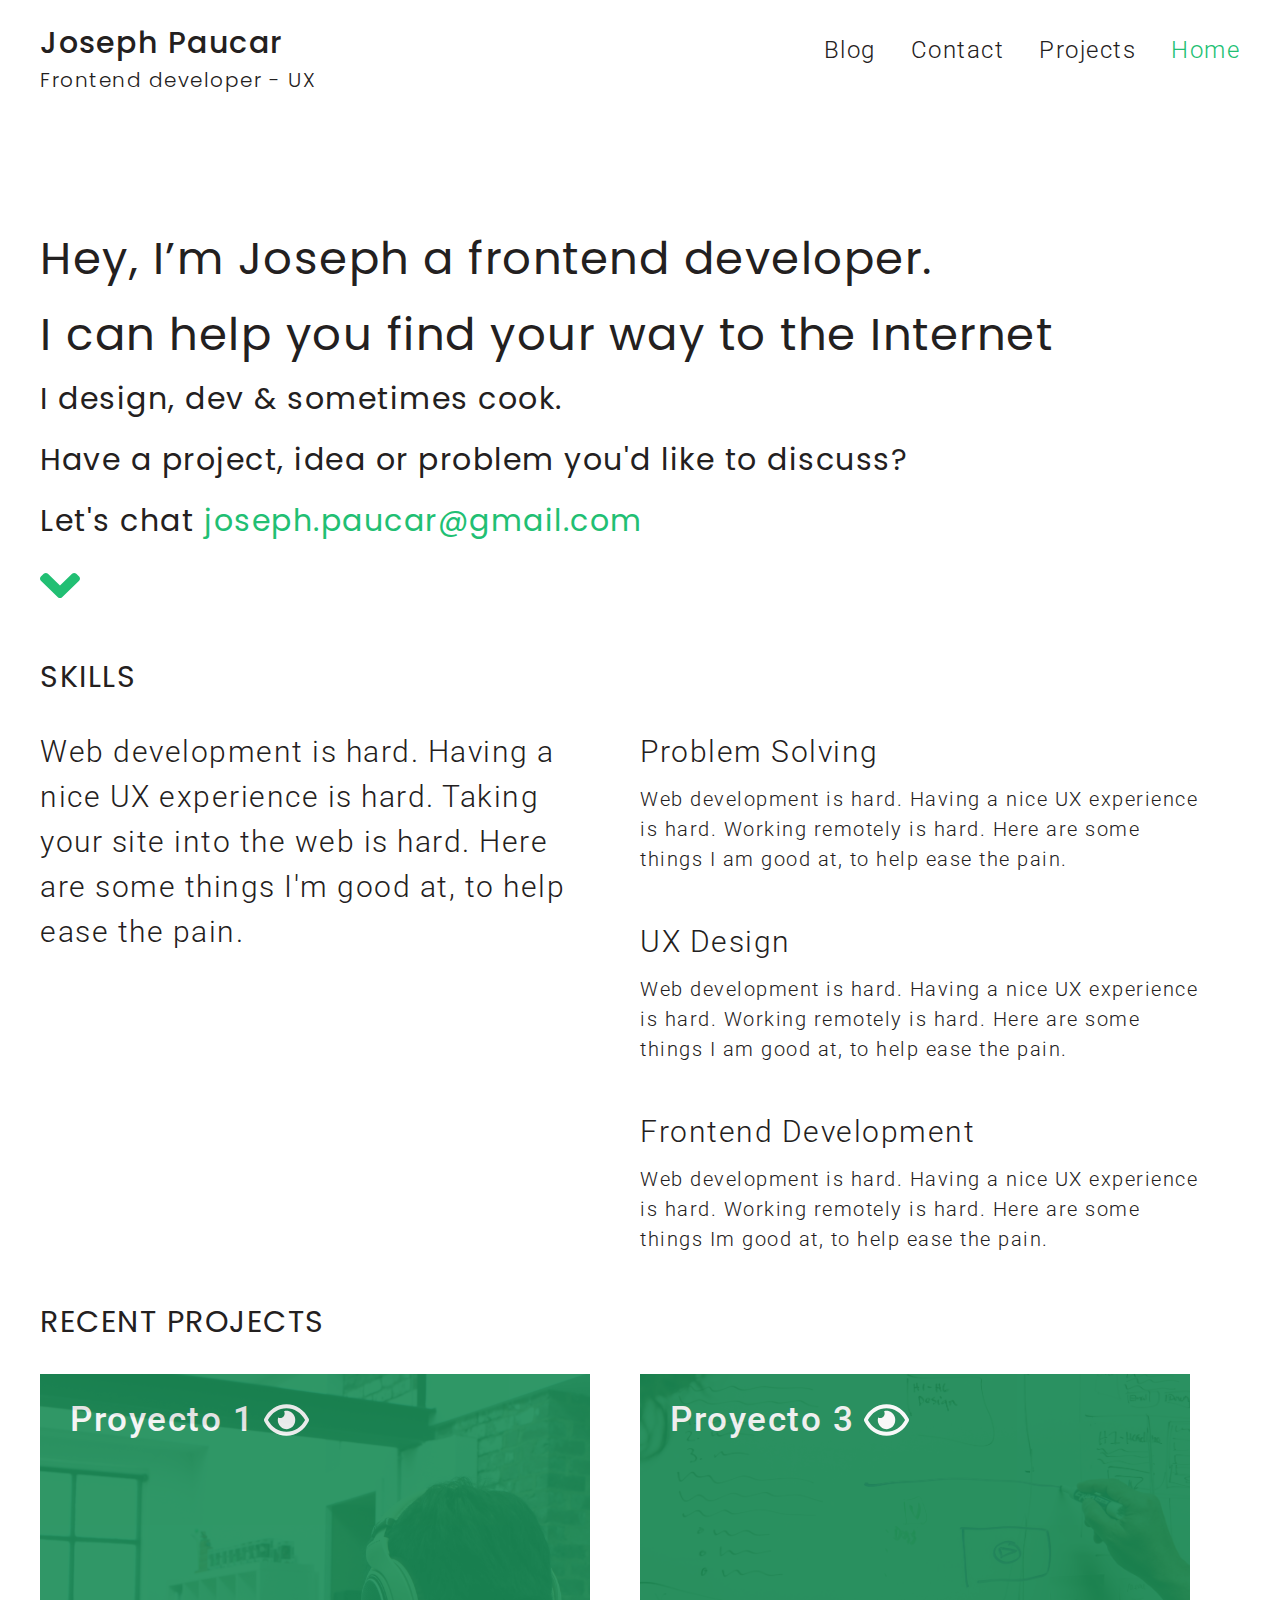
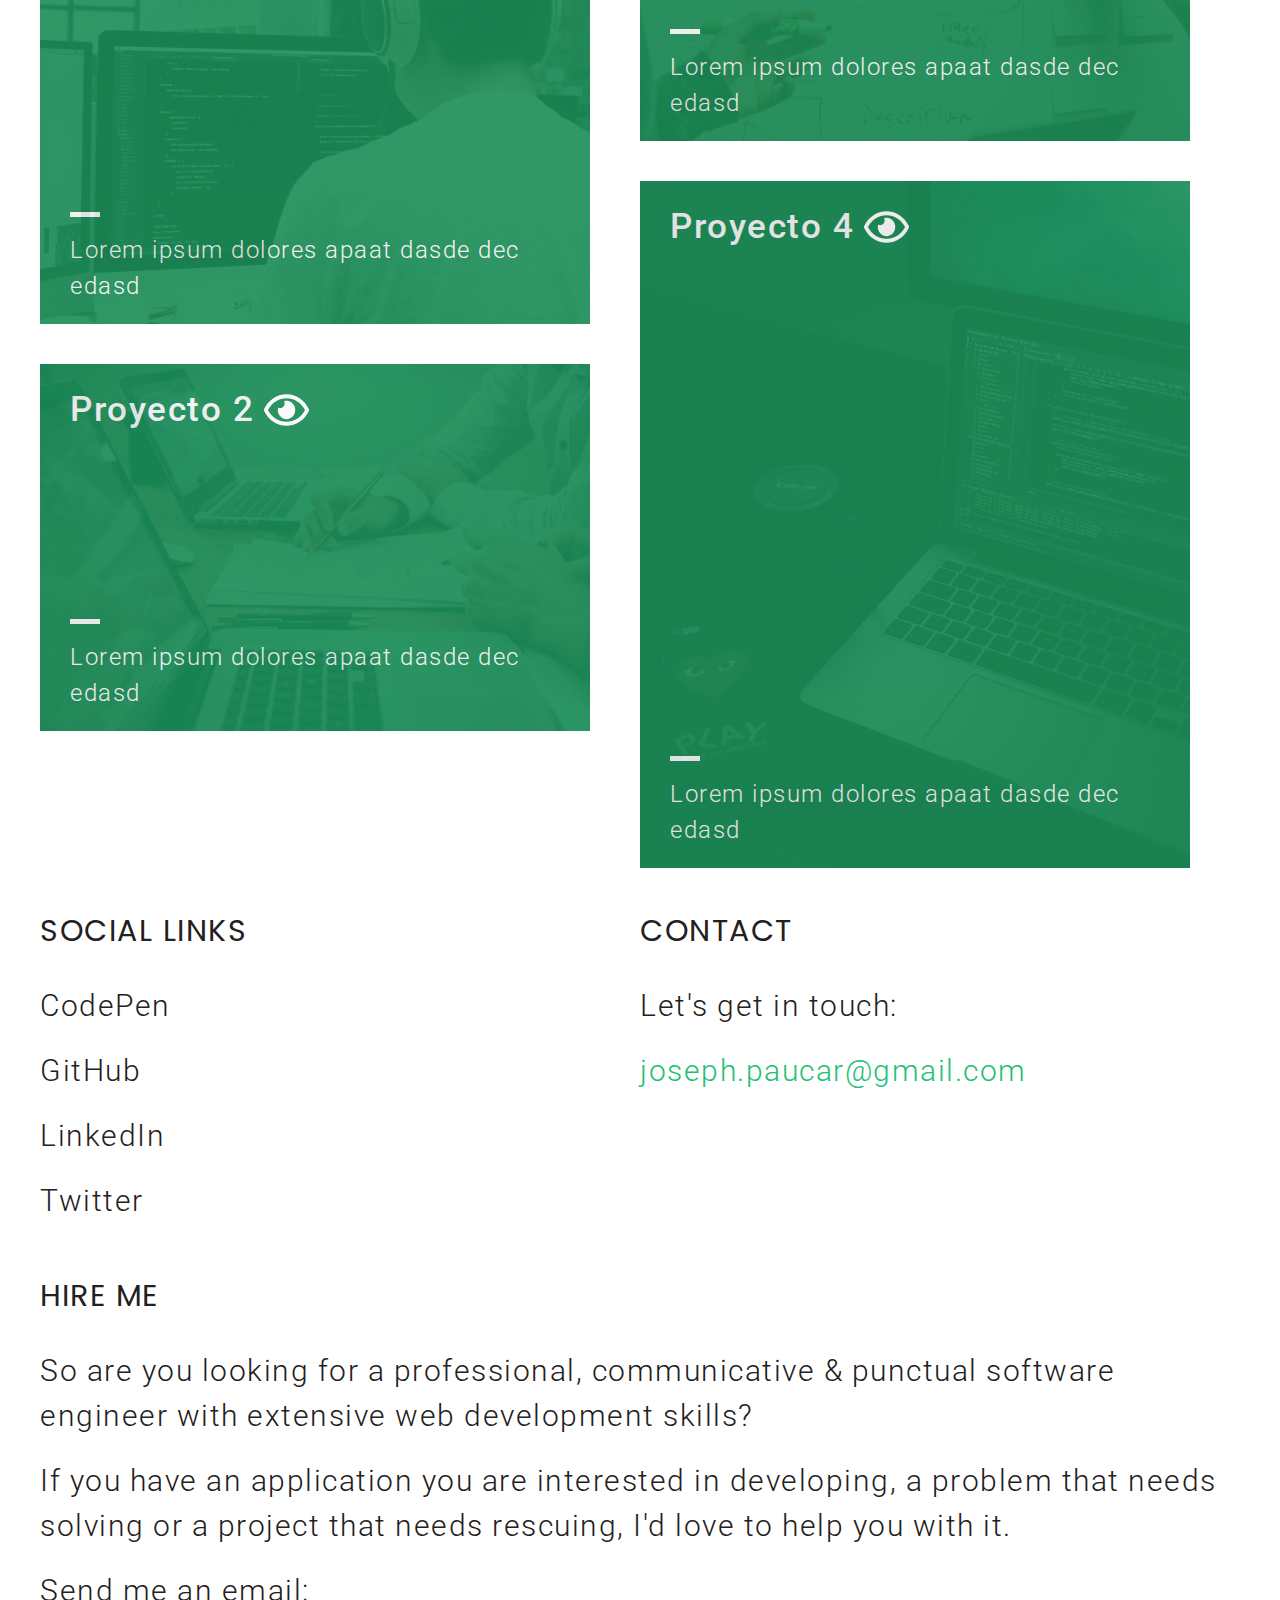
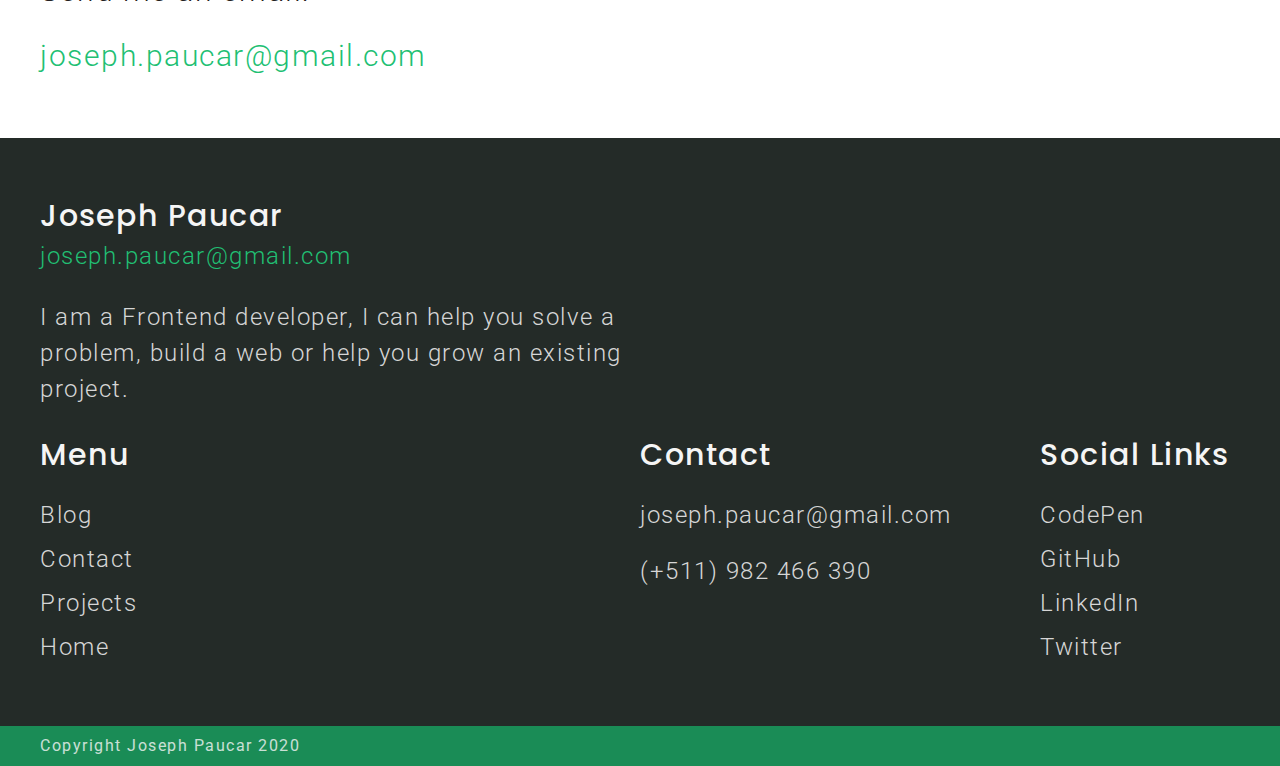
<file: index.html>
<!DOCTYPE html>
<html lang="en">
  <head>
    <meta charset="UTF-8"/>
    <meta name="viewport" content="width=device-width, initial-scale=1.0"/>
    <title>My Portfolio</title>
    <link rel="stylesheet" href="css/styles.css"/>
    <link rel="stylesheet" href="https://fonts.googleapis.com/css2?family=Poppins:wght@300;400;500&amp;family=Roboto:ital,wght@0,300;0,400;0,500;1,400&amp;display=swap"/>
  </head>
  <body>
    <header>
      <div class="header__container">
        <div class="header__container--perfil">
          <h3>Joseph Paucar</h3>
          <p>Frontend developer - UX</p>
        </div>
        <nav class="header__container--nav">
          <ul>
            <li><a href="components/blog.html">Blog</a></li>
            <li><a href="#contact">Contact</a></li>
            <li><a href="#projects">Projects</a></li>
            <li><a class="color-primario" href="index.html">Home</a></li>
          </ul>
        </nav>
      </div>
    </header>
    <section class="main">
      <h1 class="main__title">Hey, I’m Joseph a frontend developer.</h1>
      <h1 class="main__title">I can help you find your way to the Internet </h1>
      <p class="main__subtitle">I design, dev & sometimes cook.</p>
      <p class="main__subtitle">Have a project, idea or problem you'd like to discuss?</p>
      <p class="main__subtitle">Let's chat<span><a class="email" href="">joseph.paucar@gmail.com</a></span></p><a class="icon" href=""><img src="assets/images/Vector.svg" alt="Down arrow icon"/></a>
    </section>
    <section class="skills">
      <h3 class="section__title">SKILLS</h3>
      <div class="skills__main-paragraph">
        <p>Web development is hard. Having a nice UX experience is hard. Taking your site into the web is hard. Here are some things I'm good at, to help ease the pain.</p>
      </div>
      <div class="skills__sidebar">
        <div class="skills__sidebar--box">
          <p class="skills-box__title">Problem Solving</p>
          <p class="skills-box__content">Web development is hard. Having a nice UX experience is hard. Working remotely is hard. Here are some things I am good at, to help ease the pain.</p>
        </div>
        <div class="skills__sidebar--box">
          <p class="skills-box__title">UX Design</p>
          <p class="skills-box__content">Web development is hard. Having a nice UX experience is hard. Working remotely is hard. Here are some things I am good at, to help ease the pain.</p>
        </div>
        <div class="skills__sidebar--box">
          <p class="skills-box__title">Frontend Development</p>
          <p class="skills-box__content">Web development is hard. Having a nice UX experience is hard. Working remotely is hard. Here are some things Im good at, to help ease the pain.</p>
        </div>
      </div>
    </section>
    <section class="projects" id="projects">
      <h3 class="section__title">RECENT PROJECTS</h3>
      <div class="projects__container">
        <div class="projects__container--left">
          <div class="project__box"><img src="assets/images/proyecto1.jpg" alt="Image"/>
            <div class="project__box--info">
              <div class="project__box--header"><a class="project__box--title" href="components/project1.html">Proyecto 1</a>
                <div class="icon"><img src="assets/images/eye-white.svg" alt="eye icon"/></div>
              </div>
              <div class="project__box--body">
                <div class="separator"></div>
                <p class="project__box--description">Lorem ipsum dolores apaat dasde dec edasd</p>
              </div>
            </div>
          </div>
          <div class="project__box"><img src="assets/images/proyecto2.jpg" alt="Image"/>
            <div class="project__box--info">
              <div class="project__box--header"><a class="project__box--title" href="components/project1.html">Proyecto 2</a>
                <div class="icon"><img src="assets/images/eye-white.svg" alt="eye icon"/></div>
              </div>
              <div class="project__box--body">
                <div class="separator"></div>
                <p class="project__box--description">Lorem ipsum dolores apaat dasde dec edasd</p>
              </div>
            </div>
          </div>
        </div>
        <div class="projects__container--right">
          <div class="project__box"><img src="assets/images/proyecto3.jpg" alt="Image"/>
            <div class="project__box--info">
              <div class="project__box--header"><a class="project__box--title" href="components/project1.html">Proyecto 3</a>
                <div class="icon"><img src="assets/images/eye-white.svg" alt="eye icon"/></div>
              </div>
              <div class="project__box--body">
                <div class="separator"></div>
                <p class="project__box--description">Lorem ipsum dolores apaat dasde dec edasd</p>
              </div>
            </div>
          </div>
          <div class="project__box"><img src="assets/images/proyecto4.jpg" alt="Image"/>
            <div class="project__box--info">
              <div class="project__box--header"><a class="project__box--title" href="components/project1.html">Proyecto 4</a>
                <div class="icon"><img src="assets/images/eye-white.svg" alt="eye icon"/></div>
              </div>
              <div class="project__box--body">
                <div class="separator"></div>
                <p class="project__box--description">Lorem ipsum dolores apaat dasde dec edasd</p>
              </div>
            </div>
          </div>
        </div>
      </div>
    </section>
    <section class="social-contact__container" id="contact">
      <div class="social">
        <h3 class="section__title">SOCIAL LINKS</h3>
        <div class="social__container">
          <ul>
            <li><a href="">CodePen</a></li>
            <li><a href="">GitHub</a></li>
            <li><a href="">LinkedIn</a></li>
            <li><a href="">Twitter</a></li>
          </ul>
        </div>
      </div>
      <div class="contact">
        <h3 class="section__title">CONTACT</h3>
        <div class="contact__container">
          <p>Let's get in touch:</p><a class="email">joseph.paucar@gmail.com</a>
        </div>
      </div>
    </section>
    <section class="hire">
      <h3 class="section__title">HIRE ME</h3>
      <p>So are you looking for a professional, communicative & punctual software engineer with extensive web development skills?</p>
      <p>If you have an application you are interested in developing, a problem that needs solving or a project that needs rescuing, I'd love to help you with it.</p>
      <p>Send me an email:</p><a class="email">joseph.paucar@gmail.com</a>
    </section>
    <footer>
      <div class="footer__grid">
        <div class="footer__grid-1">
          <h3 class="footer__title">Joseph Paucar</h3>
          <p class="email">joseph.paucar@gmail.com</p>
          <p>I am a Frontend developer, I can help you solve a problem, build a web or help you grow an existing project. </p>
        </div>
        <div class="footer__grid-2">
          <h3 class="footer__title">Menu</h3>
          <ul class="footer__menu">
            <li><a href="../components/blog.html">Blog</a></li>
            <li><a href="#contact">Contact</a></li>
            <li><a href="#projects">Projects</a></li>
            <li><a href="index.html">Home</a></li>
          </ul>
        </div>
        <div class="footer__grid-3">
          <h3 class="footer__title">Contact</h3>
          <p><a href="">joseph.paucar@gmail.com</a></p>
          <p><a href="">(+511) 982 466 390</a></p>
        </div>
        <div class="footer__grid-4">
          <h3 class="footer__title">Social Links</h3>
          <ul class="footer__menu">
            <li><a href="https://codepen.io/joseph_paucar" target="_blank">CodePen</a></li>
            <li><a href="https://github.com/jojupacr5" target="_blank">GitHub</a></li>
            <li><a href="https://www.linkedin.com/in/joseph-paucar-frontend-developer-934a72a7/" target="_blank">LinkedIn</a></li>
            <li><a href="https://twitter.com/PaucarJoseph" target="_blank">Twitter</a></li>
          </ul>
        </div>
      </div>
    </footer>
    <div class="copyright">
      <p>Copyright Joseph Paucar 2020 </p>
    </div>
  </body>
</html>
</file>
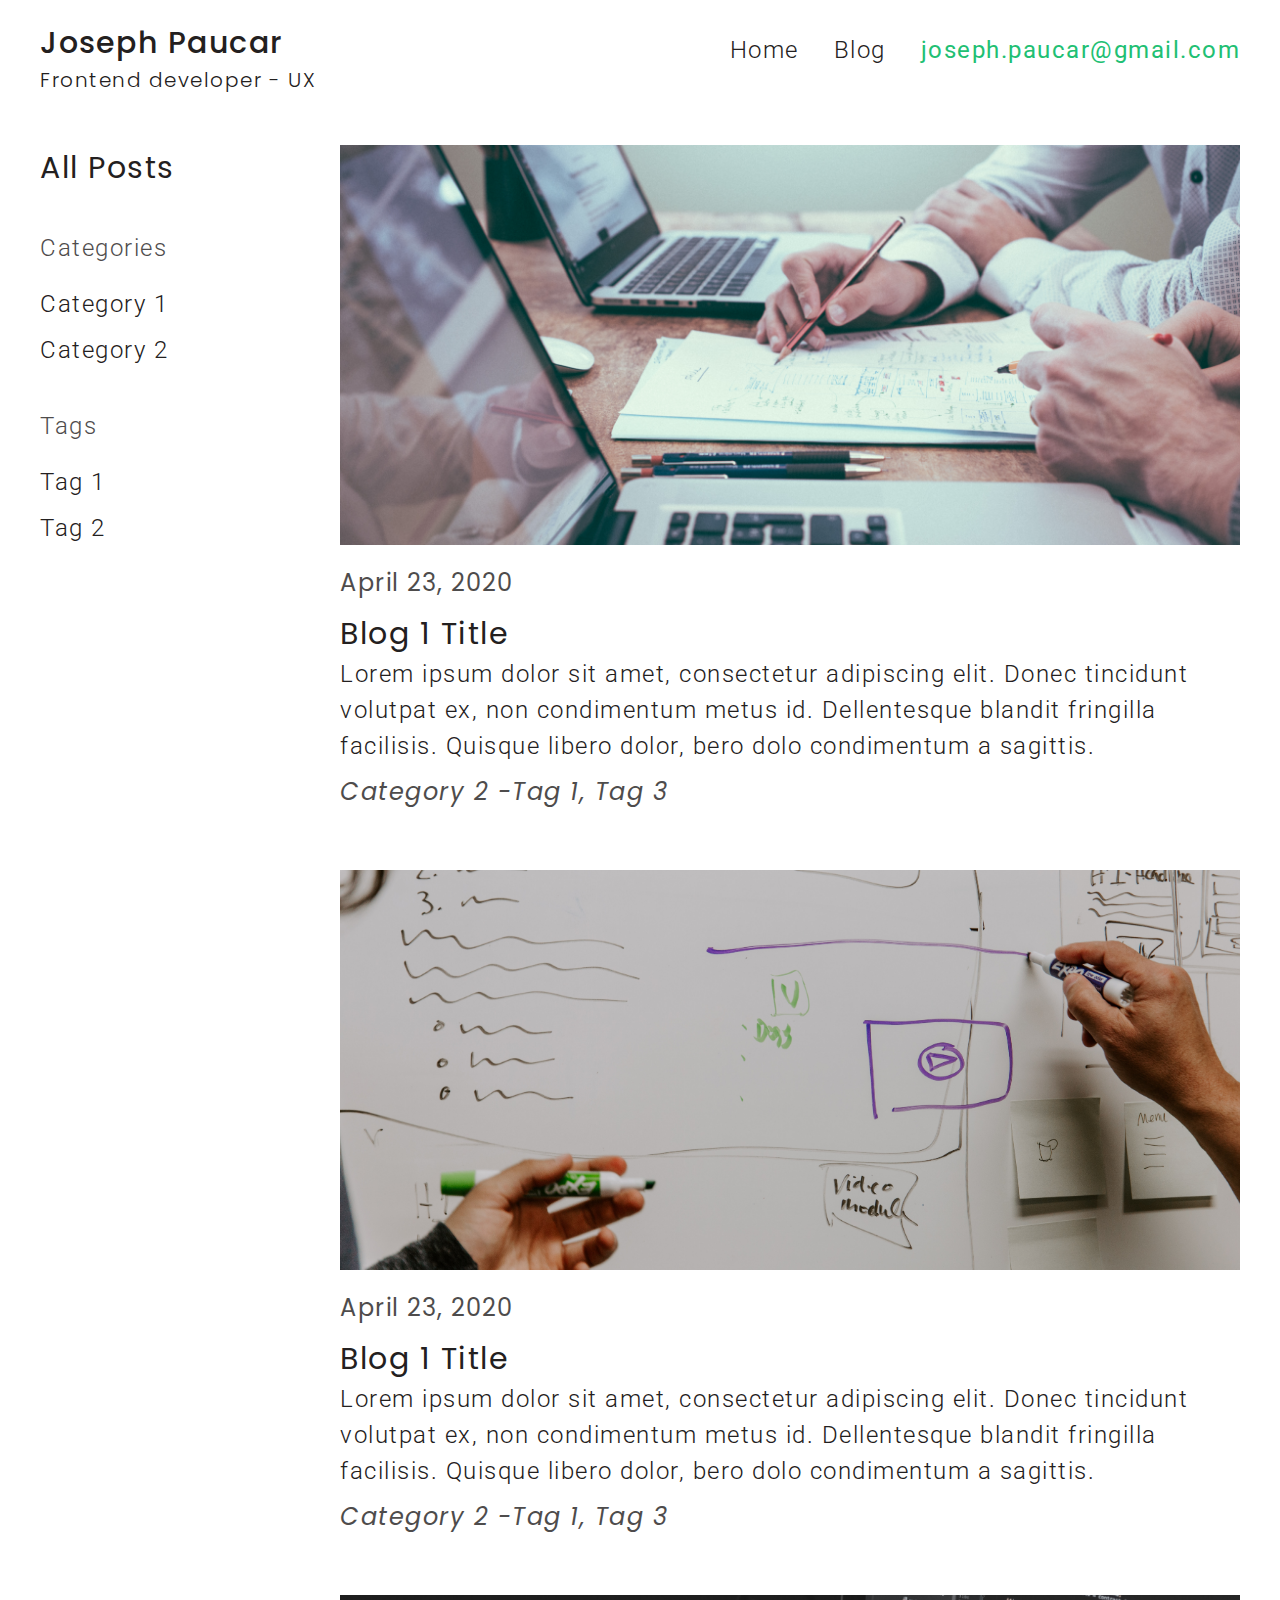
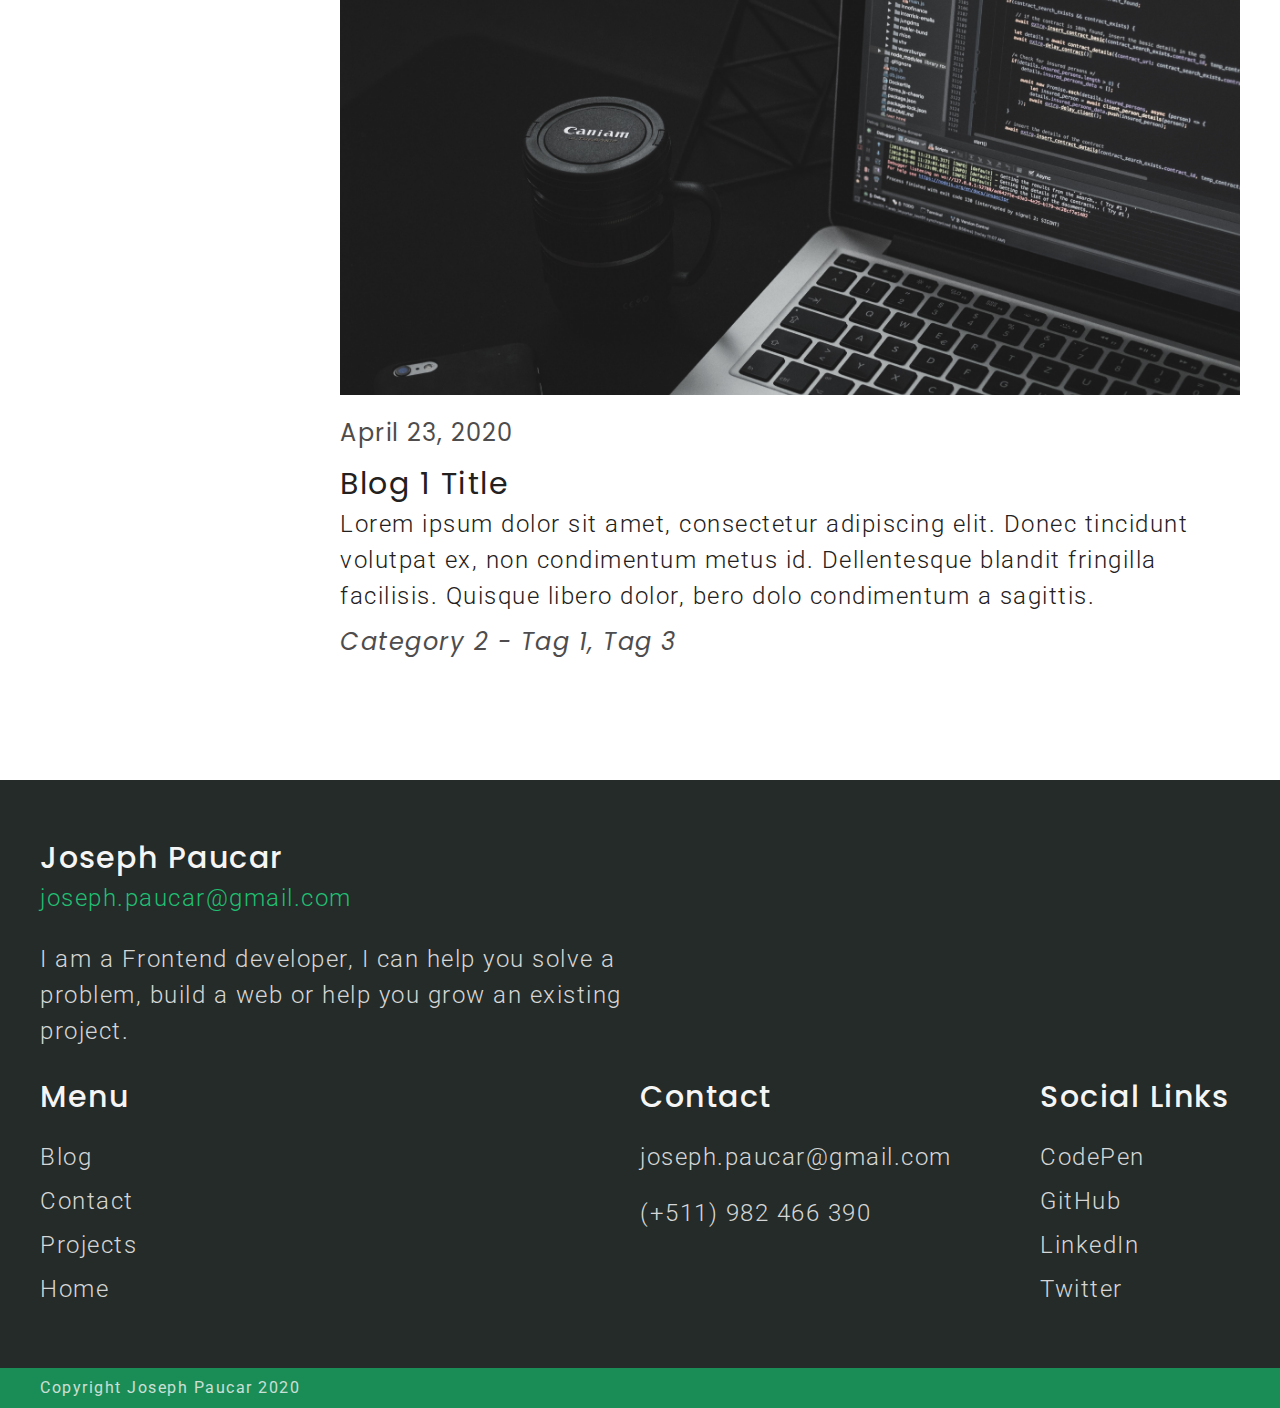
<file: components/blog.html>
<!DOCTYPE html>
<html lang="en">
  <head>
    <meta charset="UTF-8"/>
    <meta name="viewport" content="width=device-width, initial-scale=1.0"/>
    <title>My Portfolio</title>
    <link rel="stylesheet" href="../css/styles.css"/>
    <link rel="stylesheet" href="https://fonts.googleapis.com/css2?family=Poppins:wght@300;400;500&amp;family=Roboto:ital,wght@0,300;0,400;0,500;1,400&amp;display=swap"/>
  </head>
  <body>
    <header>
      <div class="header__container">
        <div class="header__container--perfil">
          <h3>Joseph Paucar</h3>
          <p>Frontend developer - UX</p>
        </div>
        <div class="header__container--nav">
          <ul>
            <li><a href="../index.html">Home</a></li>
            <li><a href="blog.html">Blog</a></li>
            <li><a class="correo" href="">joseph.paucar@gmail.com</a></li>
          </ul>
        </div>
      </div>
    </header>
    <section class="blog--container">
      <aside class="blog--information">
        <h2 class="blog--information__title">All Posts</h2>
        <p class="project__subtitle">Categories</p>
        <ul>
          <li>Category 1</li>
          <li>Category 2</li>
        </ul>
        <p class="project__subtitle">Tags</p>
        <ul>
          <li>Tag 1</li>
          <li>Tag 2</li>
        </ul>
      </aside>
      <div class="blog--posts__container">
        <div class="blog-posts__box">
          <div class="img__blog--box img-blog1"></div>
          <p class="blog-posts__box--date">April 23, 2020</p><a class="blog-posts__box--title" href="post1.html">Blog 1 Title</a>
          <p class="blog-posts__box--abstract">Lorem ipsum dolor sit amet, consectetur adipiscing elit. Donec tincidunt volutpat ex, non condimentum metus id. Dellentesque blandit fringilla facilisis. Quisque libero dolor, bero dolo condimentum a sagittis.</p>
          <div class="blog-posts__box--tags"><span>Category 2 -</span><span>Tag 1, Tag 3</span></div>
        </div>
        <div class="blog-posts__box">
          <div class="img__blog--box img-blog2"></div>
          <p class="blog-posts__box--date">April 23, 2020</p><a class="blog-posts__box--title" href="">Blog 1 Title</a>
          <p class="blog-posts__box--abstract">Lorem ipsum dolor sit amet, consectetur adipiscing elit. Donec tincidunt volutpat ex, non condimentum metus id. Dellentesque blandit fringilla facilisis. Quisque libero dolor, bero dolo condimentum a sagittis.</p>
          <div class="blog-posts__box--tags"><span>Category 2 -</span><span>Tag 1, Tag 3</span></div>
        </div>
        <div class="blog-posts__box">
          <div class="img__blog--box img-blog3"></div>
          <p class="blog-posts__box--date">April 23, 2020</p><a class="blog-posts__box--title" href="">Blog 1 Title</a>
          <p class="blog-posts__box--abstract">Lorem ipsum dolor sit amet, consectetur adipiscing elit. Donec tincidunt volutpat ex, non condimentum metus id. Dellentesque blandit fringilla facilisis. Quisque libero dolor, bero dolo condimentum a sagittis.</p>
          <div class="blog-posts__box--tags"><span>Category 2 -            </span><span>Tag 1, Tag 3</span></div>
        </div>
        <div class="blog--pages">
          <p>1 2 3 next</p>
        </div>
      </div>
    </section>
    <footer>
      <div class="footer__grid">
        <div class="footer__grid-1">
          <h3 class="footer__title">Joseph Paucar</h3>
          <p class="email">joseph.paucar@gmail.com</p>
          <p>I am a Frontend developer, I can help you solve a problem, build a web or help you grow an existing project. </p>
        </div>
        <div class="footer__grid-2">
          <h3 class="footer__title">Menu</h3>
          <ul class="footer__menu">
            <li><a href="../components/blog.html">Blog</a></li>
            <li><a href="#contact">Contact</a></li>
            <li><a href="#projects">Projects</a></li>
            <li><a href="index.html">Home</a></li>
          </ul>
        </div>
        <div class="footer__grid-3">
          <h3 class="footer__title">Contact</h3>
          <p><a href="">joseph.paucar@gmail.com</a></p>
          <p><a href="">(+511) 982 466 390</a></p>
        </div>
        <div class="footer__grid-4">
          <h3 class="footer__title">Social Links</h3>
          <ul class="footer__menu">
            <li><a href="https://codepen.io/joseph_paucar" target="_blank">CodePen</a></li>
            <li><a href="https://github.com/jojupacr5" target="_blank">GitHub</a></li>
            <li><a href="https://www.linkedin.com/in/joseph-paucar-frontend-developer-934a72a7/" target="_blank">LinkedIn</a></li>
            <li><a href="https://twitter.com/PaucarJoseph" target="_blank">Twitter</a></li>
          </ul>
        </div>
      </div>
    </footer>
    <div class="copyright">
      <p>Copyright Joseph Paucar 2020 </p>
    </div>
  </body>
</html>
</file>
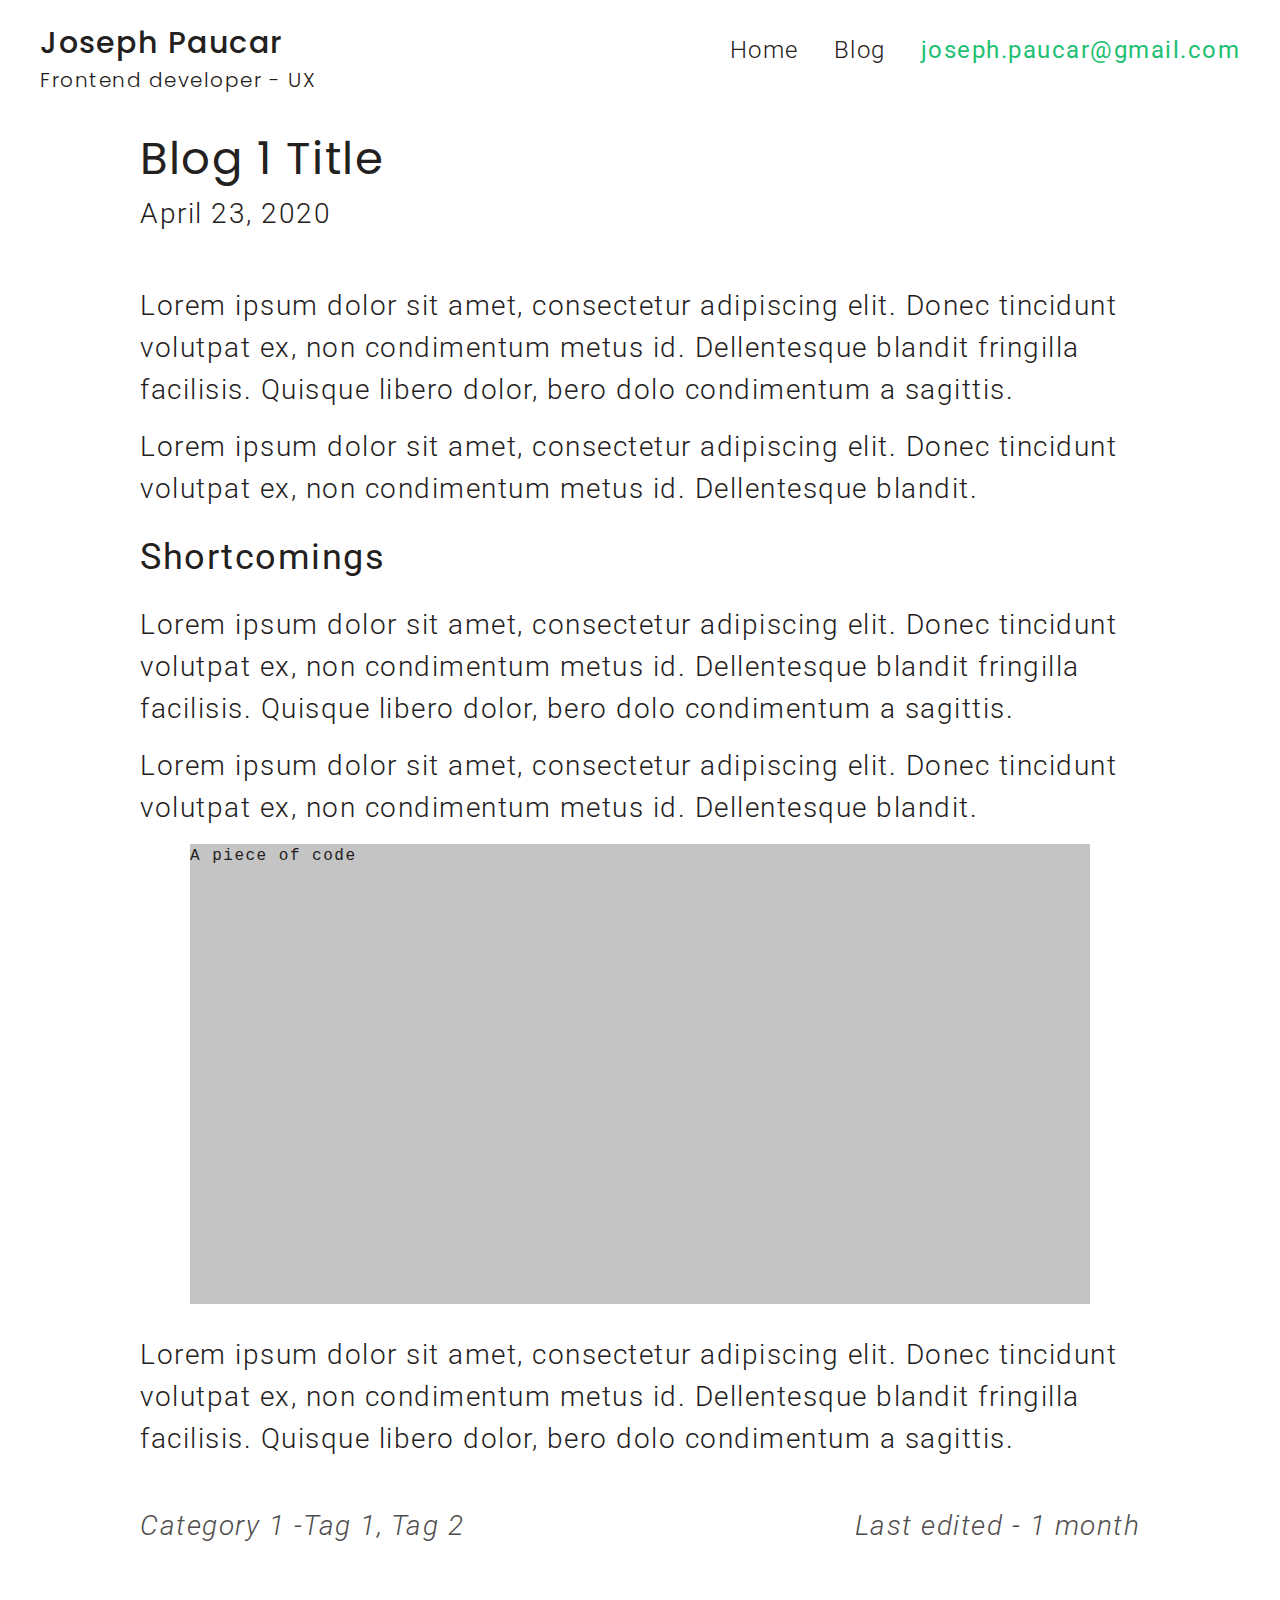
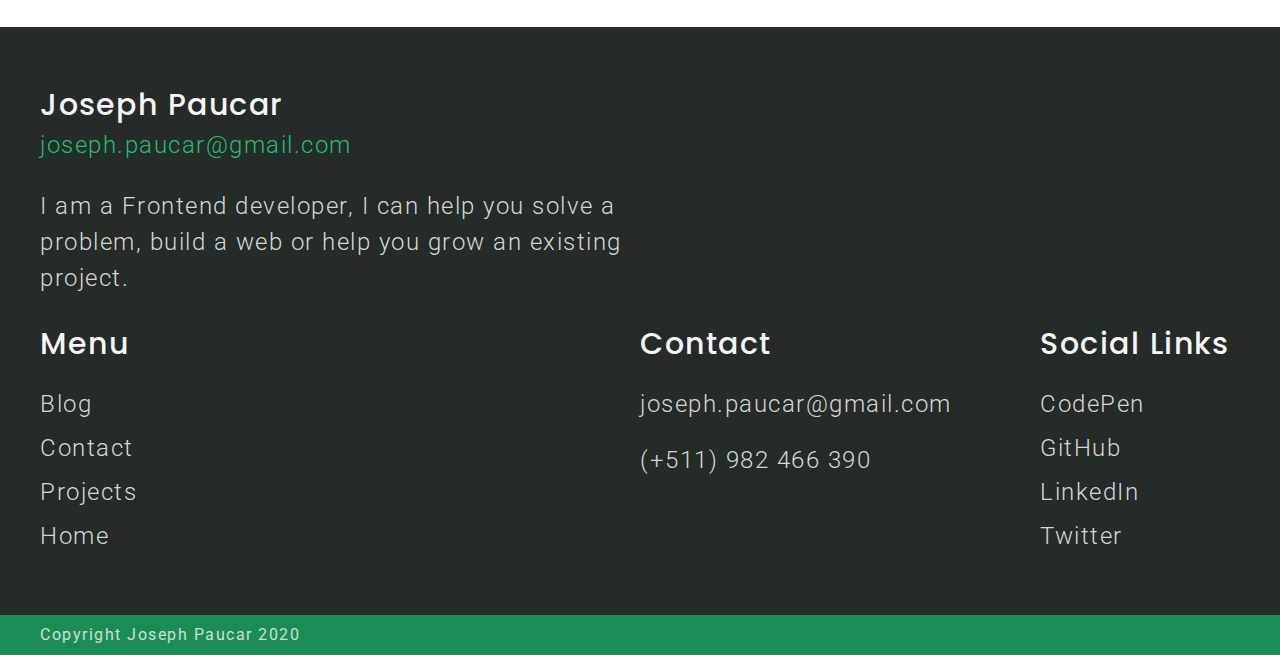
<file: components/post1.html>
<!DOCTYPE html>
<html lang="en">
  <head>
    <meta charset="UTF-8"/>
    <meta name="viewport" content="width=device-width, initial-scale=1.0"/>
    <title>My Portfolio</title>
    <link rel="stylesheet" href="../css/styles.css"/>
    <link rel="stylesheet" href="https://fonts.googleapis.com/css2?family=Poppins:wght@300;400;500&amp;family=Roboto:ital,wght@0,300;0,400;0,500;1,400&amp;display=swap"/>
  </head>
  <body>
    <header>
      <div class="header__container">
        <div class="header__container--perfil"> 
          <h3>Joseph Paucar</h3>
          <p>Frontend developer - UX</p>
        </div>
        <div class="header__container--nav">
          <ul>
            <li><a href="../index.html">Home</a></li>
            <li><a href="blog.html">Blog</a></li>
            <li><a class="correo" href="">joseph.paucar@gmail.com</a></li>
          </ul>
        </div>
      </div>
    </header>
    <section class="post">
      <div class="post__container">
        <h2 class="post__title">Blog 1 Title</h2>
        <p class="post__date">April 23, 2020</p>
        <p class="post__content">Lorem ipsum dolor sit amet, consectetur adipiscing elit. Donec tincidunt volutpat ex, non condimentum metus id. Dellentesque blandit fringilla facilisis. Quisque libero dolor, bero dolo condimentum a sagittis.</p>
        <p class="post__content">Lorem ipsum dolor sit amet, consectetur adipiscing elit. Donec tincidunt volutpat ex, non condimentum metus id. Dellentesque blandit.</p>
        <h3 class="post__subtitle">Shortcomings</h3>
        <p class="post__content">Lorem ipsum dolor sit amet, consectetur adipiscing elit. Donec tincidunt volutpat ex, non condimentum metus id. Dellentesque blandit fringilla facilisis. Quisque libero dolor, bero dolo condimentum a sagittis.</p>
        <p class="post__content">Lorem ipsum dolor sit amet, consectetur adipiscing elit. Donec tincidunt volutpat ex, non condimentum metus id. Dellentesque blandit.</p><code class="post__code">A piece of code</code>
        <p class="post__content">Lorem ipsum dolor sit amet, consectetur adipiscing elit. Donec tincidunt volutpat ex, non condimentum metus id. Dellentesque blandit fringilla facilisis. Quisque libero dolor, bero dolo condimentum a sagittis.</p>
      </div>
      <div class="post__information">
        <div class="post__information--left"><span>Category 1 -</span><span>Tag 1, Tag 2</span></div>
        <div class="post__information--right"><span>Last edited - 1 month</span></div>
      </div>
    </section>
    <footer>
      <div class="footer__grid">
        <div class="footer__grid-1">
          <h3 class="footer__title">Joseph Paucar</h3>
          <p class="email">joseph.paucar@gmail.com</p>
          <p>I am a Frontend developer, I can help you solve a problem, build a web or help you grow an existing project. </p>
        </div>
        <div class="footer__grid-2">
          <h3 class="footer__title">Menu</h3>
          <ul class="footer__menu">
            <li><a href="../components/blog.html">Blog</a></li>
            <li><a href="#contact">Contact</a></li>
            <li><a href="#projects">Projects</a></li>
            <li><a href="index.html">Home</a></li>
          </ul>
        </div>
        <div class="footer__grid-3">
          <h3 class="footer__title">Contact</h3>
          <p><a href="">joseph.paucar@gmail.com</a></p>
          <p><a href="">(+511) 982 466 390</a></p>
        </div>
        <div class="footer__grid-4">
          <h3 class="footer__title">Social Links</h3>
          <ul class="footer__menu">
            <li><a href="https://codepen.io/joseph_paucar" target="_blank">CodePen</a></li>
            <li><a href="https://github.com/jojupacr5" target="_blank">GitHub</a></li>
            <li><a href="https://www.linkedin.com/in/joseph-paucar-frontend-developer-934a72a7/" target="_blank">LinkedIn</a></li>
            <li><a href="https://twitter.com/PaucarJoseph" target="_blank">Twitter</a></li>
          </ul>
        </div>
      </div>
    </footer>
    <div class="copyright">
      <p>Copyright Joseph Paucar 2020 </p>
    </div>
  </body>
</html>
</file>
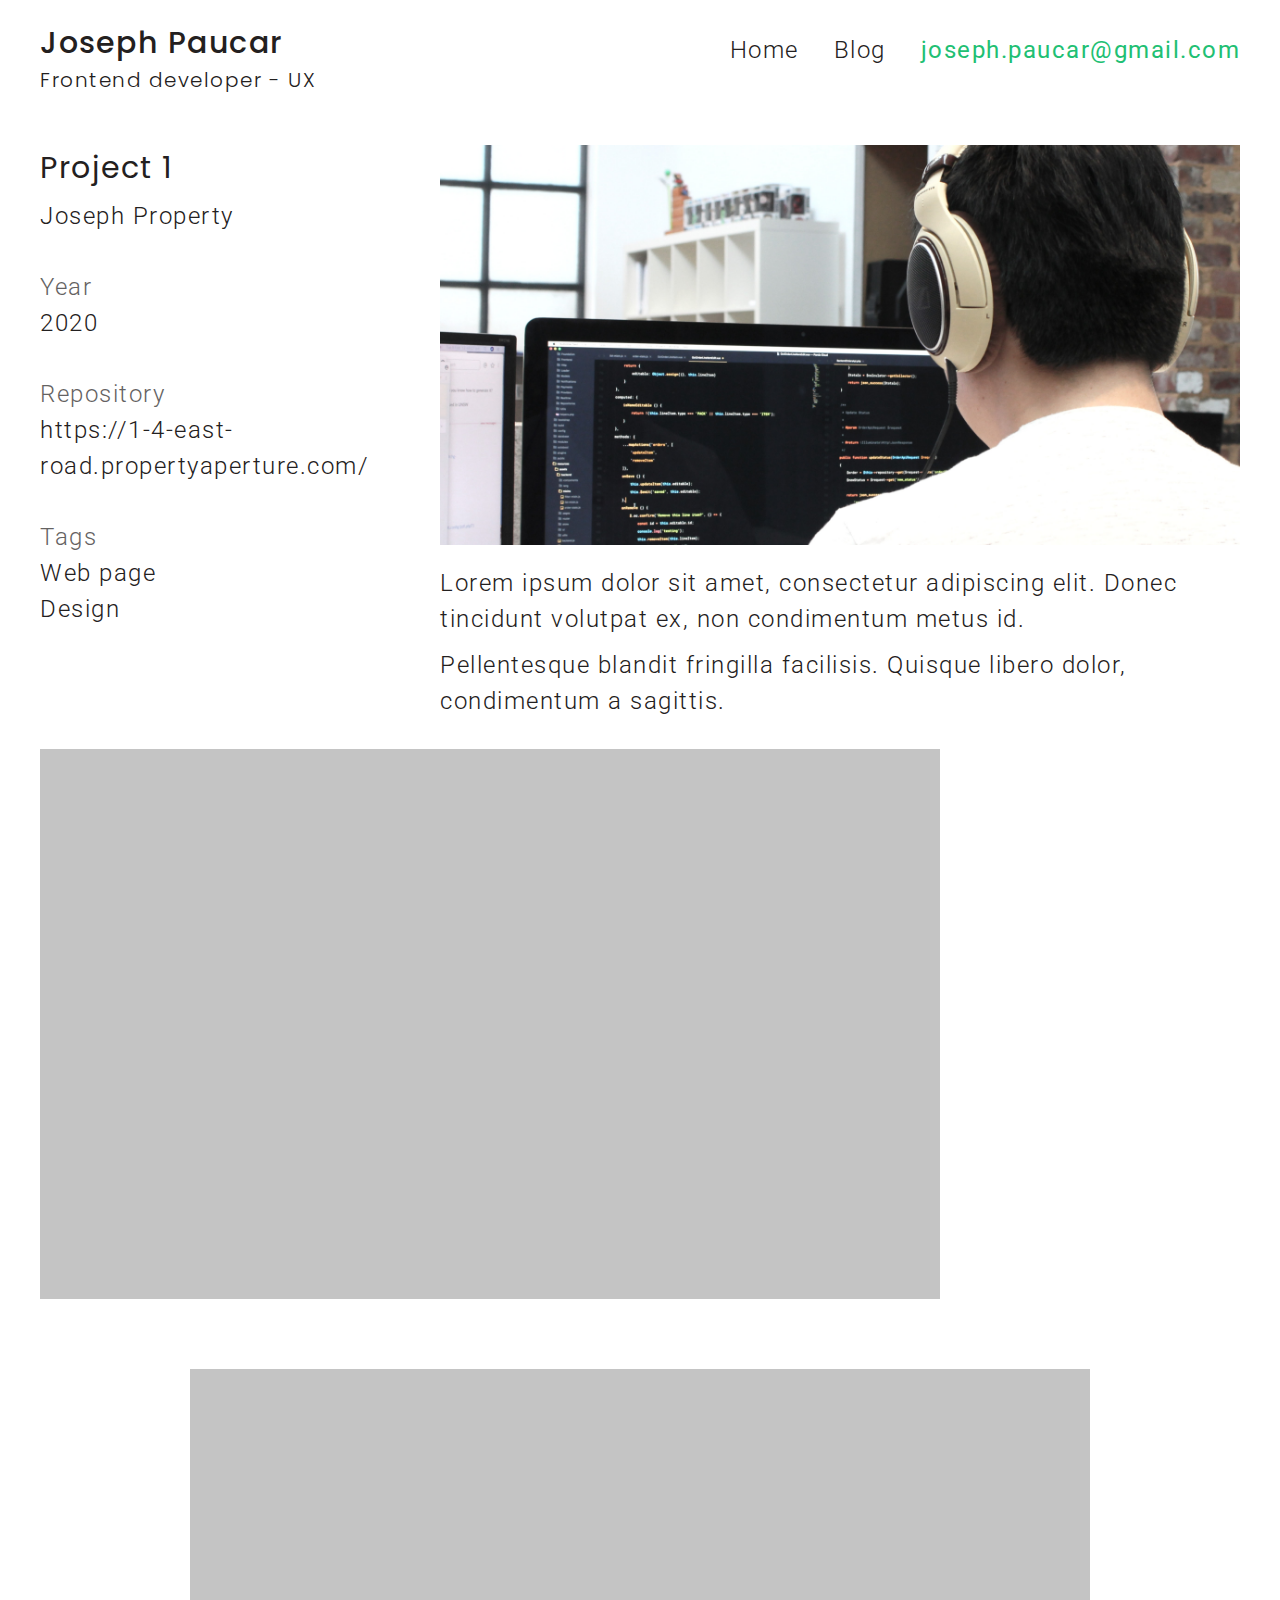
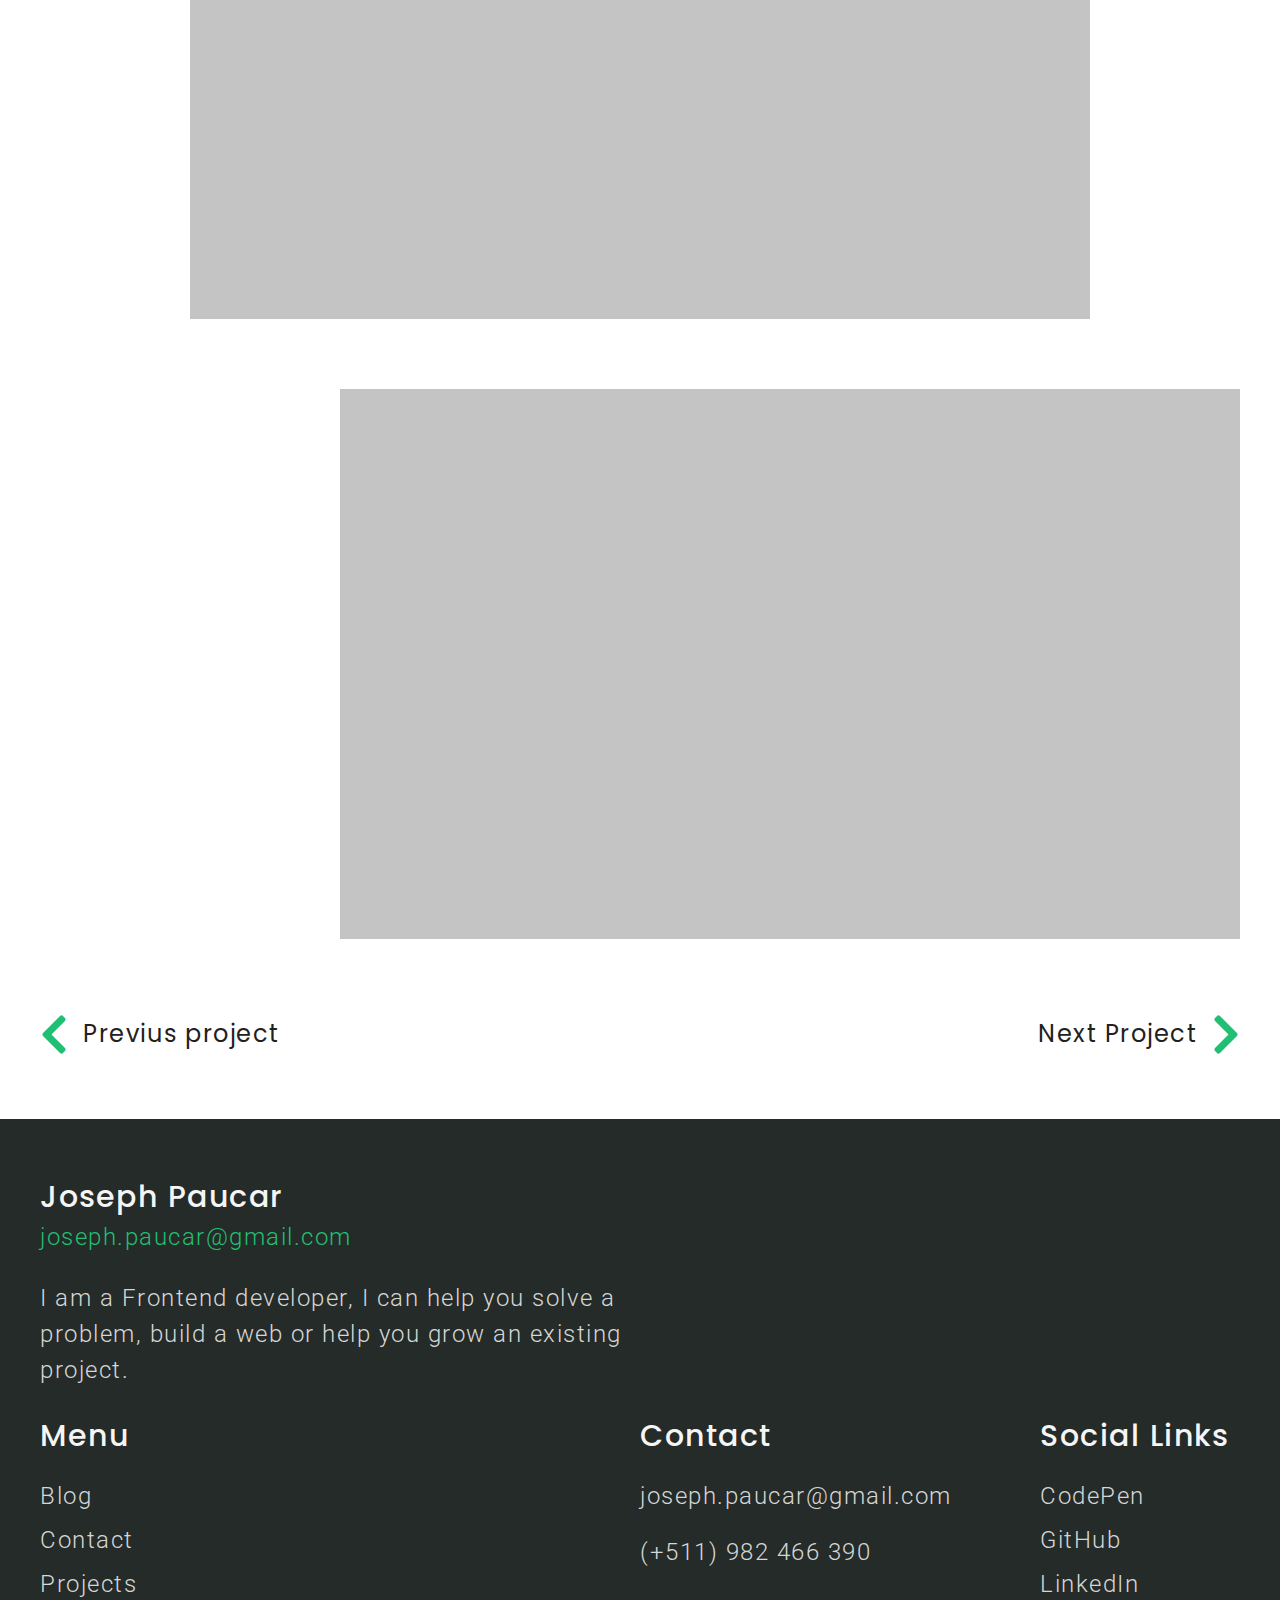
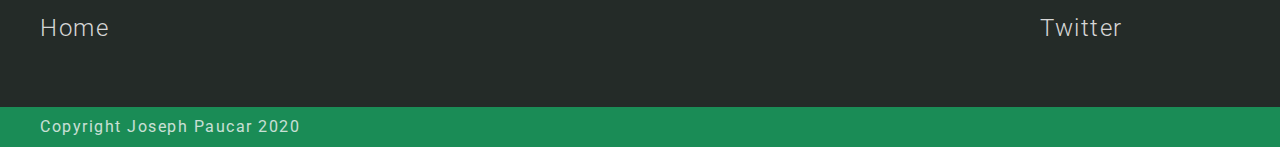
<file: components/project1.html>
<!DOCTYPE html>
<html lang="en">
  <head>
    <meta charset="UTF-8"/>
    <meta name="viewport" content="width=device-width, initial-scale=1.0"/>
    <title>My Portfolio</title>
    <link rel="stylesheet" href="../css/styles.css"/>
    <link rel="stylesheet" href="https://fonts.googleapis.com/css2?family=Poppins:wght@300;400;500&amp;family=Roboto:ital,wght@0,300;0,400;0,500;1,400&amp;display=swap"/>
  </head>
  <body>
    <header>
      <div class="header__container">
        <div class="header__container--perfil">
          <h3>Joseph Paucar</h3>
          <p>Frontend developer - UX</p>
        </div>
        <div class="header__container--nav">
          <ul>
            <li><a href="blog.html">Home</a></li>
            <li><a href="">Blog</a></li>
            <li><a class="correo" href="">joseph.paucar@gmail.com</a></li>
          </ul>
        </div>
      </div>
    </header>
    <div class="project1__container">
      <aside class="project--information"> 
        <h2 class="project__title">Project 1</h2>
        <p>Joseph Property</p>
        <p class="project__subtitle">Year</p>
        <p>2020</p>
        <p class="project__subtitle">Repository</p>
        <p>https://1-4-east-road.propertyaperture.com/</p>
        <p class="project__subtitle">Tags</p>
        <ul>
          <li>Web page</li>
          <li>Design</li>
        </ul>
      </aside>
      <div class="project--main">
        <div class="project--main__img"></div>
        <p>Lorem ipsum dolor sit amet, consectetur adipiscing elit. Donec tincidunt volutpat ex, non condimentum metus id.</p>
        <p>Pellentesque blandit fringilla facilisis. Quisque libero dolor, condimentum a sagittis.</p>
      </div>
      <div class="project--images">
        <div class="project--images__container">
          <div class="project--box image1"></div>
          <div class="project--box image2"></div>
          <div class="project--box image3"></div>
        </div>
      </div>
    </div>
    <section class="prev-next__buttons"><a class="prev__button" href=""><img src="../assets/images/left-arrow.svg" alt="left arrow icon"/><span>Previus project</span></a><a class="next__button" href=""><span>Next Project</span><img src="../assets/images/right-arrow.svg" alt="right arrow icon"/></a></section>
    <footer>
      <div class="footer__grid">
        <div class="footer__grid-1">
          <h3 class="footer__title">Joseph Paucar</h3>
          <p class="email">joseph.paucar@gmail.com</p>
          <p>I am a Frontend developer, I can help you solve a problem, build a web or help you grow an existing project. </p>
        </div>
        <div class="footer__grid-2">
          <h3 class="footer__title">Menu</h3>
          <ul class="footer__menu">
            <li><a href="../components/blog.html">Blog</a></li>
            <li><a href="#contact">Contact</a></li>
            <li><a href="#projects">Projects</a></li>
            <li><a href="index.html">Home</a></li>
          </ul>
        </div>
        <div class="footer__grid-3">
          <h3 class="footer__title">Contact</h3>
          <p><a href="">joseph.paucar@gmail.com</a></p>
          <p><a href="">(+511) 982 466 390</a></p>
        </div>
        <div class="footer__grid-4">
          <h3 class="footer__title">Social Links</h3>
          <ul class="footer__menu">
            <li><a href="https://codepen.io/joseph_paucar" target="_blank">CodePen</a></li>
            <li><a href="https://github.com/jojupacr5" target="_blank">GitHub</a></li>
            <li><a href="https://www.linkedin.com/in/joseph-paucar-frontend-developer-934a72a7/" target="_blank">LinkedIn</a></li>
            <li><a href="https://twitter.com/PaucarJoseph" target="_blank">Twitter</a></li>
          </ul>
        </div>
      </div>
    </footer>
    <div class="copyright">
      <p>Copyright Joseph Paucar 2020 </p>
    </div>
  </body>
</html>
</file>
<file: css/styles.css>
/* Reboot Codes - Based on normalize.css v5.0.0
**********************/
html {
  line-height: 1.15;
  -ms-text-size-adjust: 100%;
  -webkit-text-size-adjust: 100%;
}

body {
  margin: 0;
}

article,
aside,
footer,
header,
nav,
section {
  display: block;
}

h1 {
  font-size: 2em;
  margin: 0.67em 0;
}

figcaption,
figure,
main {
  display: block;
}

figure {
  margin: 1em 40px;
}

hr {
  box-sizing: content-box;
  height: 0;
  overflow: visible;
}

pre {
  font-family: monospace, monospace;
  font-size: 1em;
}

a {
  background-color: transparent;
  -webkit-text-decoration-skip: objects;
}

a:active,
a:hover {
  outline-width: 0;
}

abbr[title] {
  border-bottom: none;
  text-decoration: underline;
  -webkit-text-decoration: underline dotted;
          text-decoration: underline dotted;
}

b,
strong {
  font-weight: inherit;
}

b,
strong {
  font-weight: bolder;
}

code,
kbd,
samp {
  font-family: monospace, monospace;
  font-size: 1em;
}

dfn {
  font-style: italic;
}

mark {
  background-color: #ff0;
  color: #000;
}

small {
  font-size: 80%;
}

sub,
sup {
  font-size: 75%;
  line-height: 0;
  position: relative;
  vertical-align: baseline;
}

sub {
  bottom: -0.25em;
}

sup {
  top: -0.5em;
}

audio,
video {
  display: inline-block;
}

audio:not([controls]) {
  display: none;
  height: 0;
}

img {
  border-style: none;
}

svg:not(:root) {
  overflow: hidden;
}

button,
input,
optgroup,
select,
textarea {
  font-family: sans-serif;
  font-size: 100%;
  line-height: 1.15;
  margin: 0;
}

button,
input {
  overflow: visible;
}

button,
select {
  text-transform: none;
}

button,
html [type=button],
[type=reset],
[type=submit] {
  -webkit-appearance: button;
}

button::-moz-focus-inner,
[type=button]::-moz-focus-inner,
[type=reset]::-moz-focus-inner,
[type=submit]::-moz-focus-inner {
  border-style: none;
  padding: 0;
}

button:-moz-focusring,
[type=button]:-moz-focusring,
[type=reset]:-moz-focusring,
[type=submit]:-moz-focusring {
  outline: 1px dotted ButtonText;
}

fieldset {
  border: 1px solid #c0c0c0;
  margin: 0 2px;
  padding: 0.35em 0.625em 0.75em;
}

legend {
  box-sizing: border-box;
  color: inherit;
  display: table;
  max-width: 100%;
  padding: 0;
  white-space: normal;
}

progress {
  display: inline-block;
  vertical-align: baseline;
}

textarea {
  overflow: auto;
}

[type=checkbox],
[type=radio] {
  box-sizing: border-box;
  padding: 0;
}

[type=number]::-webkit-inner-spin-button,
[type=number]::-webkit-outer-spin-button {
  height: auto;
}

[type=search] {
  -webkit-appearance: textfield;
  outline-offset: -2px;
}

[type=search]::-webkit-search-cancel-button,
[type=search]::-webkit-search-decoration {
  -webkit-appearance: none;
}

::-webkit-file-upload-button {
  -webkit-appearance: button;
  font: inherit;
}

details,
menu {
  display: block;
}

summary {
  display: list-item;
}

canvas {
  display: inline-block;
}

template {
  display: none;
}

[hidden] {
  display: none;
}

html {
  box-sizing: border-box;
}

*,
*::before,
*::after {
  box-sizing: inherit;
}
html {
  -ms-overflow-style: scrollbar;
  -webkit-tap-highlight-color: transparent;
}

body {
  font-family: -apple-system, system-ui, BlinkMacSystemFont, "Segoe UI", Roboto, "Helvetica Neue", Arial, sans-serif;
  font-size: 1rem;
  font-weight: normal;
  line-height: 1.5;
}

[tabindex="-1"]:focus {
  outline: none !important;
}

h1, h2, h3, h4, h5, h6 {
  margin-top: 0;
  margin-bottom: 0.5rem;
}

p {
  margin-top: 0;
  margin-bottom: 1rem;
}

abbr[title],
abbr[data-original-title] {
  cursor: help;
}

address {
  margin-bottom: 1rem;
  font-style: normal;
  line-height: inherit;
}

ol,
ul,
dl {
  margin-top: 0;
  margin-bottom: 1rem;
}

ol ol,
ul ul,
ol ul,
ul ol {
  margin-bottom: 0;
}

dt {
  font-weight: bold;
}

dd {
  margin-bottom: 0.5rem;
  margin-left: 0;
}

blockquote {
  margin: 0 0 1rem;
}

a {
  color: #0275d8;
  text-decoration: none;
}

a:hover {
  color: inherit;
  text-decoration: underline;
}

a:not([href]):not([tabindex]) {
  color: inherit;
  text-decoration: none;
}

a:not([href]):not([tabindex]):focus, a:not([href]):not([tabindex]):hover {
  color: inherit;
  text-decoration: none;
}

a:not([href]):not([tabindex]):focus {
  outline: 0;
}

pre {
  margin-top: 0;
  margin-bottom: 1rem;
  overflow: auto;
}

figure {
  margin: 0 0 1rem;
}

img {
  vertical-align: middle;
}

[role=button] {
  cursor: pointer;
}

a,
area,
button,
[role=button],
input,
label,
select,
summary,
textarea {
  touch-action: manipulation;
}

table {
  border-collapse: collapse;
  background-color: transparent;
}

caption {
  padding-top: 0.75rem;
  padding-bottom: 0.75rem;
  color: #636c72;
  text-align: left;
  caption-side: bottom;
}

th {
  text-align: left;
}

label {
  display: inline-block;
  margin-bottom: 0.5rem;
}

button:focus {
  outline: 1px dotted;
  outline: 5px auto -webkit-focus-ring-color;
}

input,
button,
select,
textarea {
  line-height: inherit;
}

input[type=radio]:disabled,
input[type=checkbox]:disabled {
  cursor: not-allowed;
}

input[type=date],
input[type=time],
input[type=datetime-local],
input[type=month] {
  -webkit-appearance: listbox;
}

textarea {
  resize: vertical;
}

fieldset {
  min-width: 0;
  padding: 0;
  margin: 0;
  border: 0;
}

legend {
  display: block;
  width: 100%;
  padding: 0;
  margin-bottom: 0.5rem;
  font-size: 1.5rem;
  line-height: inherit;
}

input[type=search] {
  -webkit-appearance: none;
}

output {
  display: inline-block;
}

[hidden] {
  display: none !important;
}
* {
  letter-spacing: 1.5px;
}

body {
  font-family: "Roboto", sans-serif;
  color: #232020;
}

.email, .color-primario {
  color: #21BF73 !important;
}

.section__title {
  width: 100%;
  margin: 0 0 30px;
  font-size: 30px;
  font-weight: 400;
  font-family: "Poppins", sans-serif;
}

/* Media Queries Mixin
**********************/
header {
  width: 100%;
  height: auto;
  padding: 20px 0 30px;
}
header .header__container {
  max-width: 1200px;
  margin: 0 auto;
  display: flex;
  justify-content: space-between;
  align-items: center;
}
header .header__container--perfil {
  width: 300px;
}
header .header__container--perfil h3 {
  margin-bottom: 0;
  font-size: 30px;
  font-weight: 500;
  color: #232020;
  font-family: "Poppins", sans-serif;
}
header .header__container--perfil p {
  font-size: 20px;
  font-weight: 300;
  margin: 0;
  color: #232020;
  font-family: "Poppins", sans-serif;
}
header .header__container--nav {
  width: 480px;
  height: 100%;
}
header .header__container--nav ul {
  display: flex;
  justify-content: flex-end;
  align-items: center;
}
header .header__container--nav ul li {
  list-style: none;
}
header .header__container--nav ul li a {
  font-size: 24px;
  font-weight: 300;
  padding-left: 35px;
  text-decoration: none;
  color: #232020;
}
header .header__container--nav ul li a.correo {
  color: #21BF73;
  font-weight: 400;
}
header .header__container--nav ul li a:hover {
  color: #21BF73;
  cursor: pointer;
  font-weight: 500;
}

.main {
  max-width: 1200px;
  margin: 0 auto;
  margin-top: 100px;
}
.main__title, .main__subtitle {
  font-family: "Poppins", sans-serif;
  font-weight: 400;
  font-size: 45px;
  color: #232020;
}
.main__subtitle {
  font-size: 30px;
}
.main__subtitle span {
  display: inline-block;
  padding-left: 10px;
}
.main .icon {
  display: block;
  width: 40px;
  height: 26px;
  margin-top: 30px;
  color: #21BF73;
}

.skills {
  width: 1200px;
  margin: 0 auto;
  display: grid;
  grid-template-columns: 1fr 1fr;
  grid-template-rows: 130px 1fr;
}
.skills .section__title {
  align-self: flex-end;
  -ms-grid-column: 1;
  -ms-grid-column-span: 2;
  grid-column: 1/3;
  -ms-grid-row: 1;
  -ms-grid-row-span: 1;
  grid-row: 1/2;
}
.skills__main-paragraph {
  -ms-grid-column: 1;
  -ms-grid-column-span: 1;
  grid-column: 1/2;
  -ms-grid-row: 2;
  -ms-grid-row-span: 1;
  grid-row: 2/3;
}
.skills__main-paragraph p {
  font-size: 30px;
  font-weight: 300;
  padding-right: 40px;
}
.skills__sidebar {
  -ms-grid-column: 2;
  -ms-grid-column-span: 1;
  grid-column: 2/3;
  -ms-grid-row: 2;
  -ms-grid-row-span: 1;
  grid-row: 2/3;
}
.skills__sidebar .skills__sidebar--box {
  color: #232020;
}
.skills__sidebar .skills__sidebar--box .skills-box__title {
  font-size: 30px;
  font-weight: 300;
  margin-bottom: 10px;
}
.skills__sidebar .skills__sidebar--box .skills-box__content {
  font-size: 20px;
  font-weight: 300;
  margin-bottom: 45px;
  padding-right: 40px;
}

.projects {
  width: 1200px;
  margin: 0 auto;
}
.projects .projects__container {
  display: flex;
  justify-content: flex-start;
}
.projects .projects__container--left {
  width: 600px;
}
.projects .projects__container--right {
  width: 600px;
}

.project__box {
  max-width: 550px;
  margin: 0 50px 40px 0;
  position: relative;
}
.project__box img {
  width: 100%;
  z-index: 1;
}
.project__box--info {
  width: 550px;
  display: flex;
  flex-direction: column;
  justify-content: space-between;
  position: absolute;
  z-index: 10;
  top: 0;
  left: 0;
  bottom: 0;
  background-color: #1A8C56;
  opacity: 0.9;
}
.project__box--header {
  margin-left: 30px;
  margin-top: 20px;
  display: flex;
  align-items: center;
}
.project__box--header a {
  width: auto;
  margin: 0;
  color: #F5F5F5;
  font-size: 35px;
  font-weight: 500;
}
.project__box--header .icon {
  max-width: 45px;
  display: inline-block;
  margin-left: 10px;
}
.project__box--body {
  margin-left: 30px;
  margin-bottom: 20px;
}
.project__box--body .separator {
  width: 30px;
  height: 5px;
  margin: 0 0 15px 0;
  padding: 0;
  background-color: #F5F5F5;
}
.project__box--body p {
  font-size: 24px;
  font-weight: 300;
  margin: 0;
  color: #F5F5F5;
}

.social-contact__container {
  width: 1200px;
  margin: 0 auto;
  display: flex;
}
.social-contact__container .social {
  width: 600px;
}
.social-contact__container .social ul {
  display: flex;
  flex-direction: column;
  margin: 0;
  padding: 0;
}
.social-contact__container .social ul li {
  margin: 0 0 20px 0;
  list-style: none;
}
.social-contact__container .social ul li a {
  display: block;
  font-size: 30px;
  font-weight: 300;
  color: #232020;
}
.social-contact__container .social ul li a:hover {
  color: #21BF73;
  font-weight: 400;
  text-decoration: none;
}
.social-contact__container .contact {
  width: 600px;
}
.social-contact__container .contact p {
  font-size: 30px;
  font-weight: 300;
  margin-bottom: 20px;
}
.social-contact__container .contact a {
  font-size: 30px;
  font-weight: 300;
  color: #21BF73;
}
.social-contact__container .contact a:hover {
  text-decoration: none;
  font-weight: 400;
  cursor: pointer;
  color: #21BF73;
}

.hire {
  width: 1200px;
  margin: 0 auto;
  padding-top: 30px;
}
.hire p {
  font-size: 30px;
  font-weight: 300;
  margin-bottom: 20px;
}
.hire a {
  display: block;
  color: #21BF73 !important;
  font-size: 30px;
  font-weight: 300;
  margin-bottom: 20px;
}
.hire a:hover {
  font-weight: 400;
  cursor: pointer;
}

footer {
  background-color: #242B28;
  color: #F5F5F5;
  margin-top: 60px;
  max-width: 100vw;
}
footer .footer__grid {
  width: 1200px;
  margin: 0 auto;
  display: grid;
  grid-template-columns: 600px 400px 200px;
  grid-template-rows: 1fr 1fr;
}
footer .footer__grid .footer__title {
  font-size: 30px;
  font-weight: 500;
  font-family: "Poppins", sans-serif;
  margin: 0;
}
footer .footer__grid .footer__menu {
  display: flex;
  flex-direction: column;
  padding: 0;
  margin-top: 20px;
}
footer .footer__grid .footer__menu li {
  list-style: none;
  padding: 0;
  margin: 0 0 8px 0;
}
footer .footer__grid .footer__menu li a {
  color: #D6D6D6;
  font-weight: 300;
  font-size: 24px;
}
footer .footer__grid .footer__menu li a:hover {
  color: #F5F5F5;
  font-weight: 400;
  text-decoration: none;
}
footer .footer__grid-1 {
  padding-top: 55px;
  -ms-grid-column: 1;
  -ms-grid-column-span: 3;
  grid-column: 1/4;
  -ms-grid-row: 1;
  -ms-grid-row-span: 1;
  grid-row: 1/2;
}
footer .footer__grid-1 p {
  width: 600px;
  font-size: 24px;
  font-weight: 300;
  margin-bottom: 25px;
  color: #D6D6D6;
}
footer .footer__grid-1 .email {
  color: #21BF73;
}
footer .footer__grid-2 {
  -ms-grid-column: 1;
  -ms-grid-column-span: 1;
  grid-column: 1/2;
  -ms-grid-row: 2;
  -ms-grid-row-span: 1;
  grid-row: 2/3;
}
footer .footer__grid-3 {
  -ms-grid-column: 2;
  -ms-grid-column-span: 1;
  grid-column: 2/3;
  -ms-grid-row: 2;
  -ms-grid-row-span: 1;
  grid-row: 2/3;
}
footer .footer__grid-3 p {
  margin-top: 20px;
  color: #D6D6D6;
  font-weight: 300;
  font-size: 24px;
}
footer .footer__grid-3 p a {
  color: #D6D6D6;
  text-decoration: none;
}
footer .footer__grid-3 p a:hover {
  cursor: pointer;
  color: #F5F5F5;
  font-weight: 400;
}
footer .footer__grid-4 {
  -ms-grid-column: 3;
  -ms-grid-column-span: 1;
  grid-column: 3/4;
  -ms-grid-row: 2;
  -ms-grid-row-span: 1;
  grid-row: 2/3;
}

.copyright {
  display: block;
  width: 100%;
  background-color: #1A8C56;
}
.copyright p {
  width: 1200px;
  margin: 0 auto;
  color: #F5F5F5;
  opacity: 0.8;
  padding: 8px 0;
}

.project1__container {
  width: 1200px;
  margin: 0 auto;
  margin-top: 20px;
  display: grid;
  grid-template-columns: 400px 800px;
  grid-template-rows: auto 1fr;
}
.project1__container .project--information {
  -ms-grid-column: 1;
  -ms-grid-column-span: 1;
  grid-column: 1/2;
  -ms-grid-row: 1;
  -ms-grid-row-span: 1;
  grid-row: 1/2;
}
.project1__container .project--information .project__title {
  font-size: 30px;
  font-family: "Poppins", sans-serif;
  font-weight: 400;
}
.project1__container .project--information p {
  font-size: 24px;
  color: #232020;
  margin: 0;
  font-weight: 300;
}
.project1__container .project--information .project__subtitle {
  margin-top: 35px;
  opacity: 0.7;
}
.project1__container .project--information ul {
  padding: 0;
  margin: 0;
}
.project1__container .project--information ul li {
  list-style: none;
  font-size: 24px;
  font-weight: 300;
  color: #232020;
}
.project1__container .project--main {
  -ms-grid-column: 2;
  -ms-grid-column-span: 1;
  grid-column: 2/3;
  -ms-grid-row: 1;
  -ms-grid-row-span: 1;
  grid-row: 1/2;
}
.project1__container .project--main .project--main__img {
  width: 800px;
  height: 400px;
  margin-bottom: 20px;
  background-image: url("../assets/images/proyecto1.jpg");
  background-position: center;
  background-repeat: no-repeat;
  background-size: cover;
}
.project1__container .project--main p {
  font-size: 24px;
  font-weight: 300;
  margin-bottom: 10px;
}
.project1__container .project--images {
  -ms-grid-column: 1;
  -ms-grid-column-span: 2;
  grid-column: 1/3;
  -ms-grid-row: 2;
  -ms-grid-row-span: 1;
  grid-row: 2/3;
  margin-top: 20px;
}
.project1__container .project--images__container {
  display: flex;
  flex-direction: column;
  justify-content: flex-start;
}
.project1__container .project--images__container .project--box {
  width: 900px;
  height: 550px;
  margin-bottom: 70px;
  background-color: #C4C4C4;
}
.project1__container .project--images__container .image2 {
  align-self: center;
}
.project1__container .project--images__container .image3 {
  align-self: flex-end;
}

.prev-next__buttons {
  width: 1200px;
  margin: 0 auto;
  display: flex;
  justify-content: space-between;
}
.prev-next__buttons .prev__button, .prev-next__buttons .next__button {
  display: flex;
  justify-content: flex-start;
  align-items: center;
  width: 300px;
  height: 50px;
}
.prev-next__buttons .next__button {
  justify-content: flex-end;
}
.prev-next__buttons img {
  display: inline-block;
  width: 28px;
}
.prev-next__buttons span {
  display: inline-block;
  margin: 0 15px;
  font-size: 24px;
  font-weight: 400;
  font-family: "Poppins", sans-serif;
  color: #232020;
}
.prev-next__buttons a:hover {
  cursor: pointer;
}

.blog--container {
  width: 1200px;
  margin: 0 auto;
  margin-top: 20px;
  display: grid;
  grid-template-columns: 300px 900px;
  grid-template-rows: 1fr;
}

.blog--information {
  -ms-grid-column: 1;
  -ms-grid-column-span: 1;
  grid-column: 1/2;
  -ms-grid-row: 1;
  -ms-grid-row-span: 1;
  grid-row: 1/2;
}
.blog--information__title {
  font-size: 30px;
  font-weight: 400;
  margin-bottom: 40px;
  color: #232020;
  font-family: "Poppins", sans-serif;
}
.blog--information .project__subtitle {
  font-size: 24px;
  font-weight: 300;
  margin-bottom: 20px;
  color: #232020;
  opacity: 0.8;
}
.blog--information ul {
  list-style: none;
  padding: 0;
  margin-bottom: 40px;
}
.blog--information ul li {
  font-size: 24px;
  font-weight: 300;
  padding: 0;
  margin-bottom: 10px;
  color: #232020;
}

.blog--posts__container {
  -ms-grid-column: 2;
  -ms-grid-column-span: 1;
  grid-column: 2/3;
  -ms-grid-row: 1;
  -ms-grid-row-span: 1;
  grid-row: 1/2;
}
.blog--posts__container .blog-posts__box {
  margin-bottom: 60px;
}
.blog--posts__container .blog-posts__box .img__blog--box {
  width: 900px;
  height: 400px;
  margin-bottom: 20px;
  background-repeat: no-repeat;
  background-position: center;
  background-size: cover;
}
.blog--posts__container .blog-posts__box .img-blog1 {
  background-image: url("../assets/images/proyecto2.jpg");
}
.blog--posts__container .blog-posts__box .img-blog2 {
  background-image: url("../assets/images/proyecto3.jpg");
}
.blog--posts__container .blog-posts__box .img-blog3 {
  background-image: url("../assets/images/proyecto4.jpg");
}
.blog--posts__container .blog-posts__box--date, .blog--posts__container .blog-posts__box--tags {
  font-size: 24px;
  margin-bottom: 10px;
  opacity: 0.8;
  font-family: "Poppins", sans-serif;
  color: #232020;
}
.blog--posts__container .blog-posts__box--title {
  font-size: 30px;
  font-weight: 400;
  margin-bottom: 10px;
  font-family: "Poppins", sans-serif;
  color: #232020;
}
.blog--posts__container .blog-posts__box--abstract {
  font-size: 24px;
  font-weight: 300;
  margin-bottom: 10px;
  color: #232020;
}
.blog--posts__container .blog-posts__box--tags {
  font-style: italic;
}
.blog--posts__container .blog--pages {
  display: none;
}

.post__container {
  width: 1000px;
  margin: 0 auto;
}
.post__container .post__title {
  font-size: 45px;
  font-weight: 400;
  margin: 0;
  padding: 0;
  font-family: "Poppins", sans-serif;
  color: #232020;
}
.post__container .post__date, .post__container .post__content {
  font-size: 28px;
  font-weight: 300;
  margin-bottom: 50px;
  color: #232020;
}
.post__container .post__content {
  margin-bottom: 15px;
}
.post__container .post__subtitle {
  font-size: 36px;
  font-weight: 400;
  margin: 20px 0;
  color: #232020;
}
.post__container .post__code {
  display: block;
  width: 900px;
  height: 460px;
  margin: 0 auto;
  margin-bottom: 30px;
  background-color: #C4C4C4;
}

.post__information {
  width: 1000px;
  margin: 0 auto;
  padding: 30px 0 20px;
  display: flex;
  justify-content: space-between;
}
.post__information span {
  font-size: 28px;
  font-weight: 300;
  font-style: italic;
  opacity: 0.8;
  color: #232020;
}
</file>
